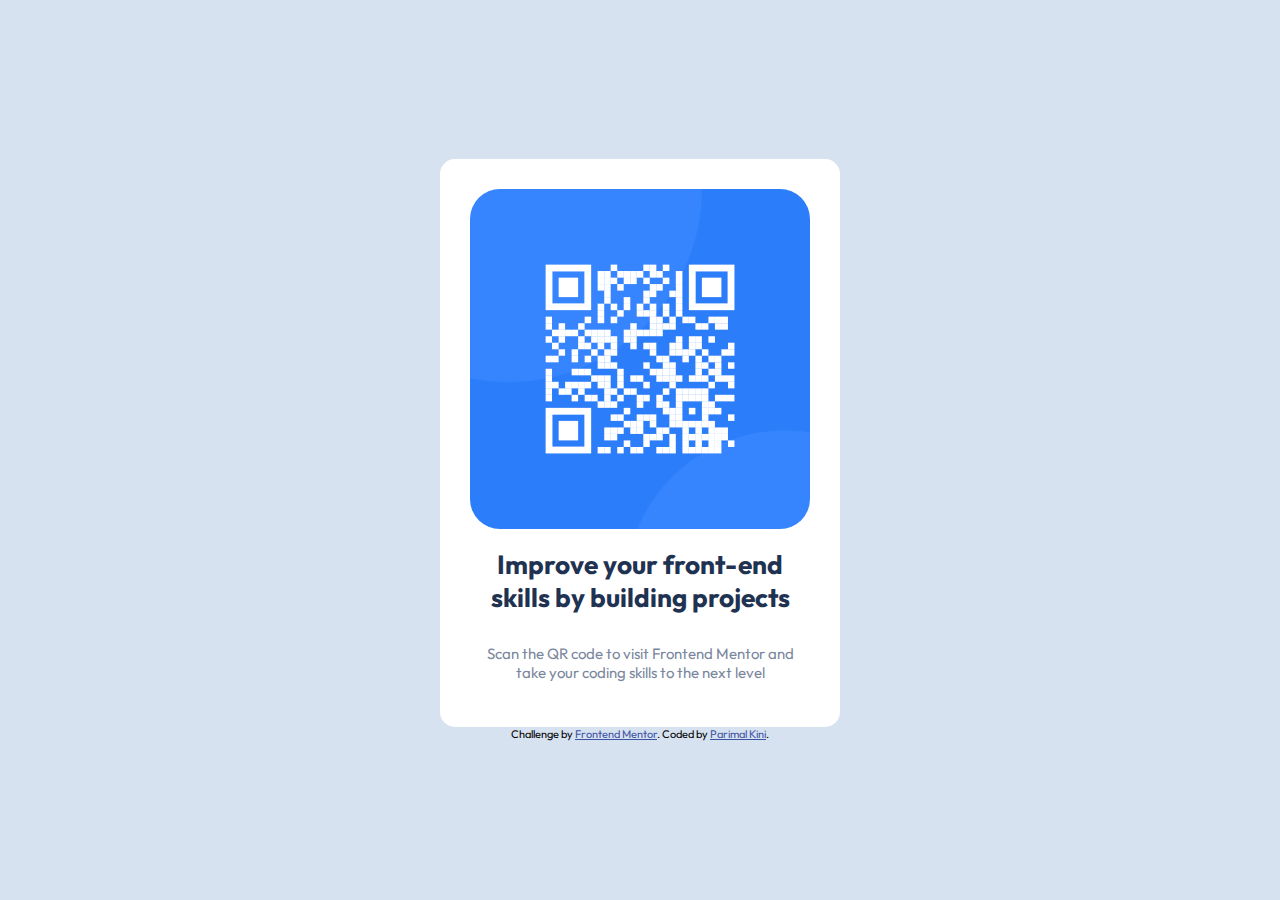
<file: 1-qr-code-component-main/index.html>
<!DOCTYPE html>
<html lang="en">

<head>
  <meta charset="UTF-8">
  <meta name="viewport" content="width=device-width, initial-scale=1.0">
  <!-- displays site properly based on user's device -->

  <link rel="icon" type="image/png" sizes="32x32" href="./images/favicon-32x32.png">

  <title>Frontend Mentor | QR code component</title>
  
  <link rel="stylesheet" href="style.css">
</head>

<body>

  <main role="main">
    <img src="images/image-qr-code.png" alt="QR Code">

    <h1>Improve your front-end skills by building projects</h1>

    <p>Scan the QR code to visit Frontend Mentor and take your coding skills to the next level</p>
  </main>

  <div class="attribution">
    Challenge by <a href="https://www.frontendmentor.io?ref=challenge" target="_blank">Frontend Mentor</a>.
    Coded by <a href="https://github.com/parimal-kini" target="_blank">Parimal Kini</a>.
  </div>
</body>

</html>
</file>
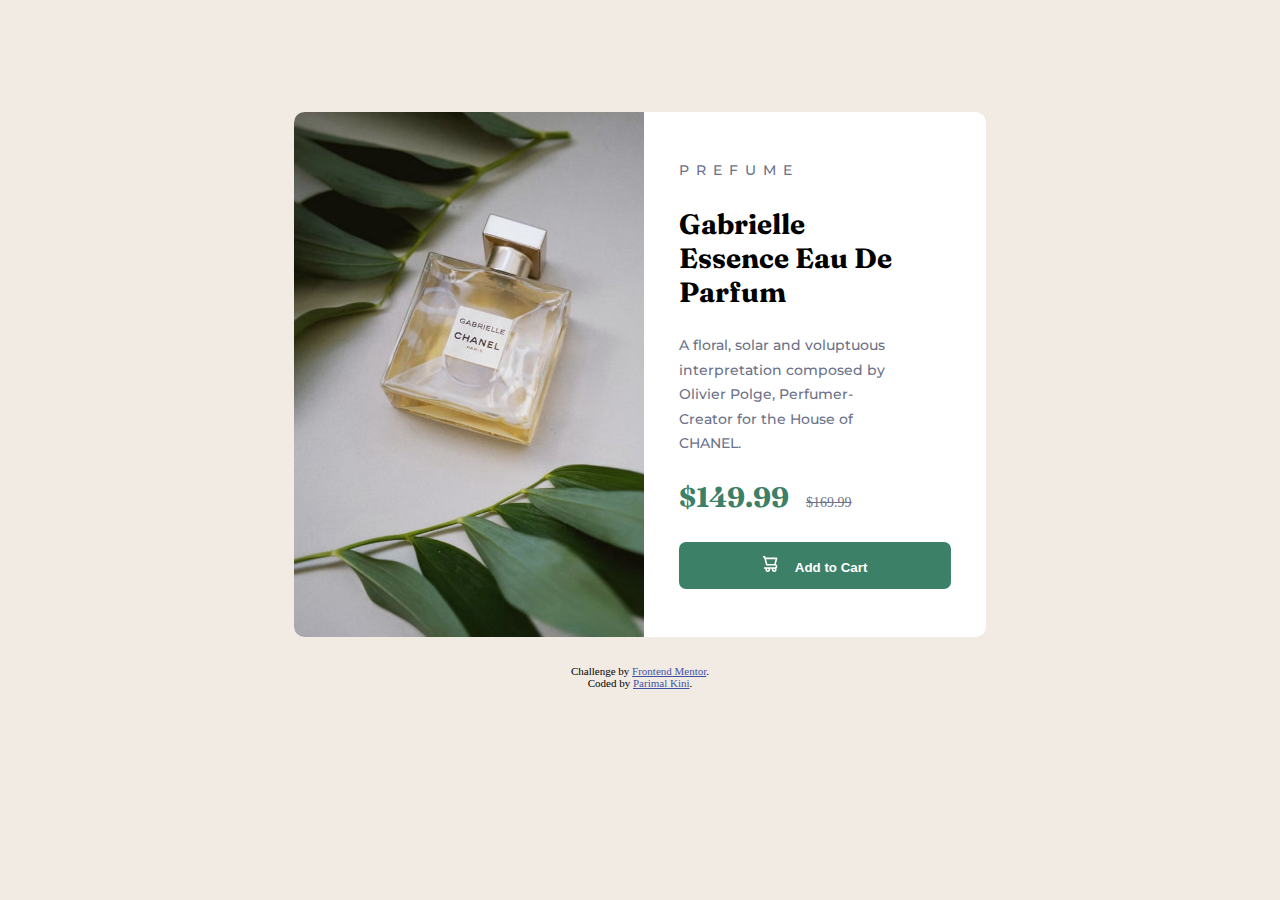
<file: 10-product-preview-card-component-main/index.html>
<!DOCTYPE html>
<html lang="en">

<head>
  <meta charset="UTF-8">
  <meta name="viewport" content="width=device-width, initial-scale=1.0">
  <!-- displays site properly based on user's device -->

  <link rel="icon" type="image/png" sizes="32x32" href="./images/favicon-32x32.png">

  <title>Frontend Mentor | Product preview card component</title>

  <link rel="stylesheet" href="style.css">
</head>

<body>
  <main>
    <div class="img-div one">
      <picture>
        <source 
          media="(min-width: 750px)"
          srcset="images/image-product-desktop.jpg">
        <source 
          media="(min-width: 300px)"
          srcset="images/image-product-mobile.jpg">
        <img 
          src="images/image-product-mobile.jpg" 
          alt="perfume">
      </picture>
    </div>

    <div class="flex-two">
      <div class="desp-div container two">
        <p class="product">Prefume</p>
        <h1>Gabrielle Essence Eau De Parfum</h1>
        <p>A floral, solar and voluptuous interpretation composed by Olivier Polge,
          Perfumer-Creator for the House of CHANEL.</p>
      </div>
  
      <div class="cost-div container three">
        <h1 class="price">$149.99</h1>
        <s>$169.99</s>
        <button> <img class="cart-svg" src="images/icon-cart.svg" alt=""> Add to Cart</button>
      </div>
    </div>
  </main>

  <footer>
    <div class="attribution">
      Challenge by <a href="https://www.frontendmentor.io?ref=challenge" target="_blank">Frontend Mentor</a>.
      <br>Coded by <a href="https://github.com/parimal-kini" target=”_blank”>Parimal Kini</a>.
    </div>
  </footer>
</body>

</html>
</file>
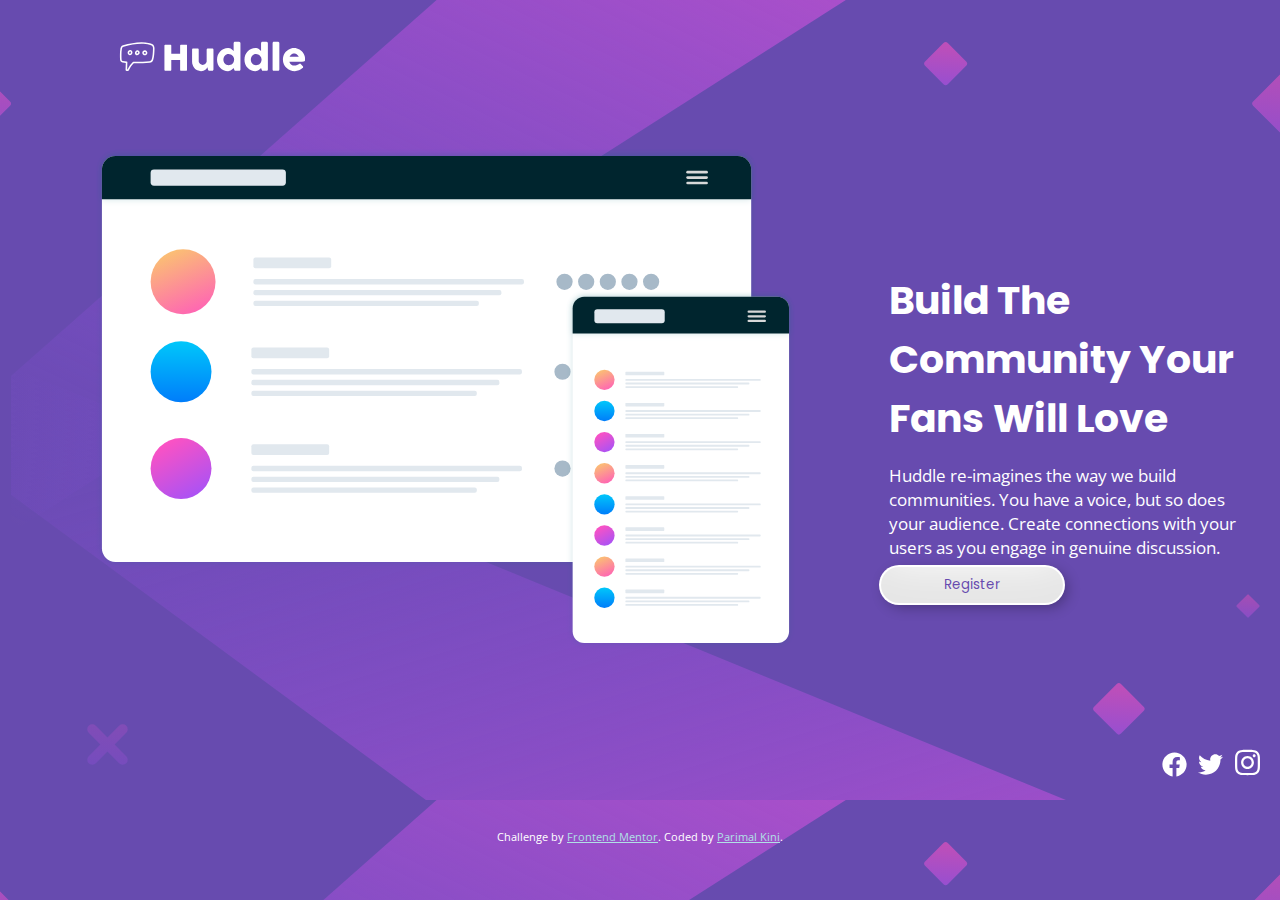
<file: 11-huddle-landing-page-with-single-introductory-section-master/index.html>
<!DOCTYPE html>
<html lang="en">

<head>
  <meta charset="UTF-8">
  <meta name="viewport" content="width=device-width, initial-scale=1.0">
  <!-- displays site properly based on user's device -->

  <link rel="icon" type="image/png" sizes="32x32" href="./images/favicon-32x32.png">

  <title>Frontend Mentor | Huddle landing page with single introductory section</title>

  <link rel="stylesheet" href="style.css">
</head>

<body>
  <main>
    <div class="container">
      <img class="logo" src="images/logo.svg" alt="">
    </div>

    <div class="flex">
      <div class="container">
        <img class="illustration" src="images/illustration-mockups.svg" alt="">
      </div>
      <div class="container description">
        <h1>
          Build The Community Your Fans Will Love
        </h1>
        <p>
          Huddle re-imagines the way we build communities. You have a voice, but so does your audience.
          Create connections with your users as you engage in genuine discussion.
        </p>
        <button>Register</button>
      </div>
    </div>

    <div class="container socials">
      <img src="images/facebook.svg" class="filter" alt="facebook svg">
      <img src="images/twitter.svg" class="filter" alt="twitter svg">
      <img src="images/instagram.svg" class="filter" alt="instagram svg">
    </div>
  </main>


  <footer>
    <p class="attribution">
      Challenge by <a href="https://www.frontendmentor.io?ref=challenge" target="_blank">Frontend Mentor</a>.
      Coded by <a href="https://github.com/parimal-kini" target="_blank">Parimal Kini</a>.
    </p>
  </footer>
</body>

</html>
</file>
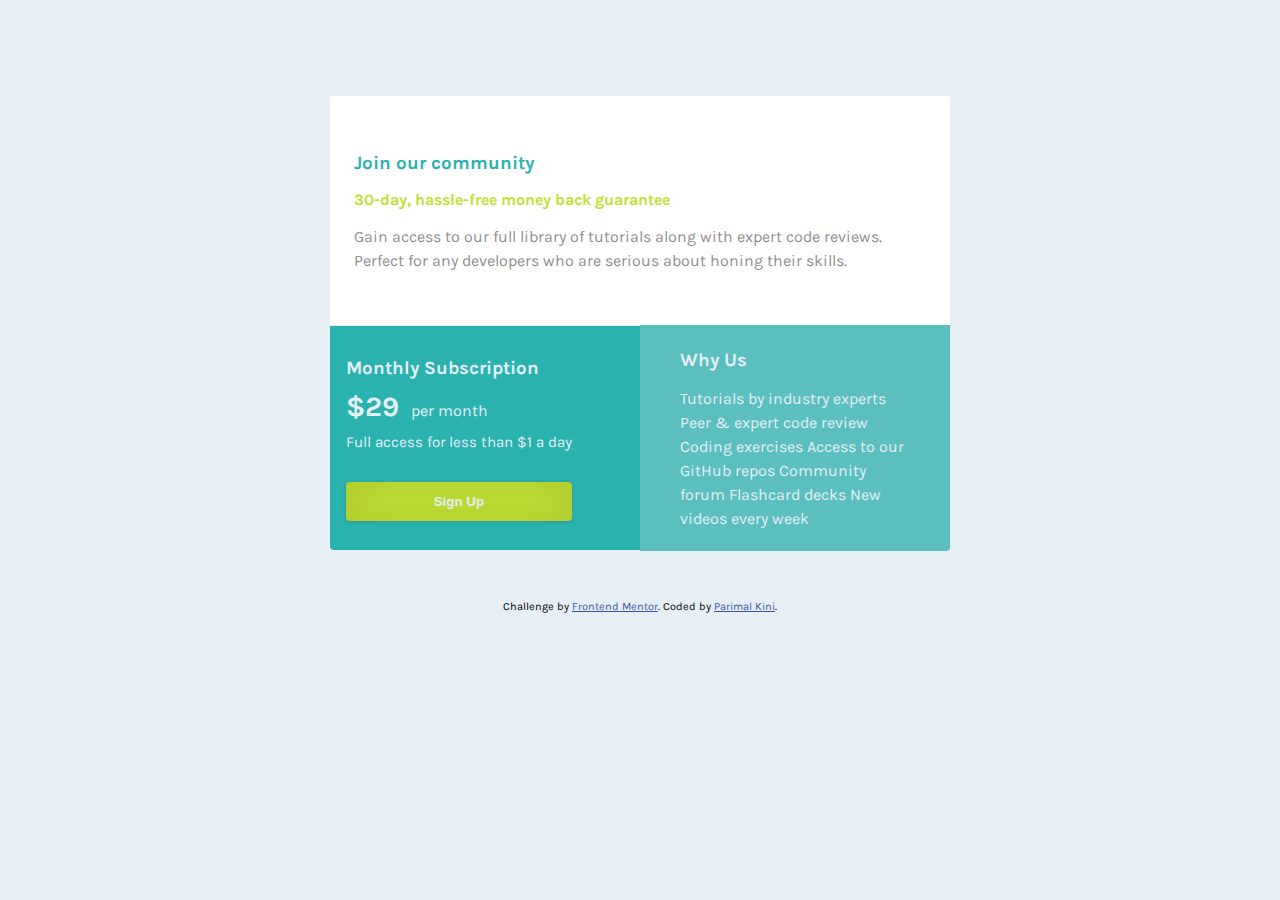
<file: 9-single-price-grid-component-master/index.html>
<!DOCTYPE html>
<html lang="en">

<head>
  <meta charset="UTF-8">
  <meta name="viewport" content="width=device-width, initial-scale=1.0">
  <!-- displays site properly based on user's device -->

  <link rel="icon" type="image/png" sizes="32x32" href="./images/favicon-32x32.png">

  <title>Frontend Mentor | Single Price Grid Component</title>

  <!-- Feel free to remove these styles or customise in your own stylesheet 👍 -->
  <style>
    .attribution {
      font-size: 11px;
      text-align: center;
    }

    .attribution a {
      color: hsl(228, 45%, 44%);
    }
  </style>
  <link rel="stylesheet" href="style.css">
</head>

<body>
  <div class="card one">
    <h3>Join our community</h3>
    <h4>30-day, hassle-free money back guarantee</h4>
    <p>Gain access to our full library of tutorials along with expert code reviews. Perfect for any developers who are
      serious about honing their skills.</p>
  </div>


  <div class="card two">
    <h3>Monthly Subscription</h3>
    <p class="pricing"><span>&dollar;29</span> per month</p>
    <p class="test">Full access for less than &dollar;1 a day</p>
    <button>Sign Up</button>
  </div>


  <div class="card three">
    <h3>Why Us</h3>
    <p>
      Tutorials by industry experts
      Peer &amp; expert code review
      Coding exercises
      Access to our GitHub repos
      Community forum
      Flashcard decks
      New videos every week
    </p>
  </div>

  <footer>
    <p class="attribution">
      Challenge by <a href="https://www.frontendmentor.io?ref=challenge" target="_blank">Frontend Mentor</a>.
      Coded by <a href="https://github.com/parimal-kini">Parimal Kini</a>.
    </p>
  </footer>
</body>

</html>
</file>
<file: 1-qr-code-component-main/style.css>
@import url('https://fonts.googleapis.com/css2?family=Outfit:wght@400;700&display=swap');

*,
*::before,
*::after {
    box-sizing: border-box;
    margin: 0;
    padding: 0;
}

:root {
    --White: hsl(0, 0%, 100%);
    --Light-gray: hsl(212, 45%, 89%);
    --Grayish-blue: hsl(220, 15%, 55%);
    --Dark-blue: hsl(218, 44%, 22%);
    font-size: 15px;
    font-family: 'Outfit', sans-serif;
}

body {
    background: var(--Light-gray);
    display: flex;
    flex-direction: column;
    align-items: center;
    justify-content: center;
    height: 100vh;
}

main {
    border-radius: 1rem;
    width: 90%;
    max-width: 400px;
    background: var(--White);
    text-align: center;
    padding: 2rem;
}

main img {
    width: 100%;
    max-width: 100%;
    border-radius: 2rem;
}

h1 {
    color: var(--Dark-blue);
    font-size: 1.75rem;
    padding: 1rem;
}

p {
    color: var(--Grayish-blue);
    font-size: 1rem;
    padding: 1rem;
}

.attribution {
  font-size: 11px;
  text-align: center;
}

.attribution a {
  color: hsl(228, 45%, 44%);
}
</file>
<file: 10-product-preview-card-component-main/style.css>
@import url('https://fonts.googleapis.com/css2?family=Fraunces:opsz,wght@9..144,700&family=Montserrat:wght@500;700&display=swap');

*,
*::before,
*::after {
    box-sizing: border-box;
    margin: 0;
    padding: 0;
}

:root {
    /* ### Primary */
    --Dark-cyan: hsl(158, 36%, 37%);
    --Cream: hsl(30, 38%, 92%);

    /* ### Neutral */
    --Very-dark-blue: hsl(212, 21%, 14%);
    --Dark-grayish-blue: hsl(228, 12%, 48%);
    --White: hsl(0, 0%, 100%);
    font-size: 14px;
}

body{
    background-color: var(--Cream);
    display: flex;
    flex-direction: column;
    align-items: center;
    justify-content: center;
}

p{
    color: var(--Dark-grayish-blue);
    font-family: Montserrat;
    font-weight: 500;
    margin: 1rem 0;
    line-height: 1.75;
}

h1{
    display: inline-block;
    font-family: Fraunces;
    font-weight: 700;
}

main{
    background: var(--White);
    max-width: 350px;
    margin-top: 8rem;
    border-radius: .75rem;
}

button{
    display: block;
    padding: 1rem 7rem;
    font-weight: 700;
    background: var(--Dark-cyan);
    color: var(--White);
    border: none;
    border-radius: .5rem;
    margin: 1rem auto 0 auto;
}
.cart-svg{
    margin-right: 1rem;
}

.product{
    text-transform: uppercase;
    letter-spacing: .5rem;
}

.img-div img{
    width: 350px;
    border-top-left-radius: 0.75rem;
    border-top-right-radius: 0.75rem;
}

.container{
    margin: 1.5rem;
}

.price{
    color: var(--Dark-cyan);
    margin-right: 1rem;
}

s{
    display: inline;
    color: var(--Dark-grayish-blue);
    padding-bottom: 1rem;
}

footer{
    margin: 2rem;
}
.attribution {
    font-size: 11px;
    text-align: center;
}

.attribution a {
    color: hsl(228, 45%, 44%);
}

@media(min-width : 750px){
    main{
        max-width: 700px;
        height: 525px;
        display: flex;
    }

    p{
        line-height: 1.75;
        margin: 1.75rem 0;
    }

    button{
        padding: 1rem 6rem;
        margin-top: 2rem;
    }

    .one img{
        border-radius: .75rem 0 0 .75rem;
    }

    .desp-div{
        max-width: 220px;
    }

    .flex-two{
        padding: 1.5rem 1rem;
    }
}
</file>
<file: 11-huddle-landing-page-with-single-introductory-section-master/style.css>
@import url('https://fonts.googleapis.com/css2?family=Open+Sans&family=Poppins:wght@400;600&display=swap');

*,
*::before,
*::after {
    box-sizing: border-box;
    margin: 0;
    padding: 0;
}

:root {
    --Violet: hsl(257, 40%, 49%);
    --Soft-Magenta: #e882e8;
    font-size: 15.75px;
}

body {
    background: url(images/bg-mobile.svg) no-repeat center center fixed;
    background-position: 50% 0%;
    background-color: var(--Violet);
    color: white;
    font-family: Open Sans;
    padding: 1rem;
    /* align-items: center; */
}

.container {
    max-width: 300px;
    margin: auto;
    /* padding: auto; */
    /* border: solid 1px yellow; */
}

.logo {
    width: 120px;
    margin: 1rem;
    /* border: solid 1px powderblue; */
}

.illustration {
    width: 300px;
    margin: 3rem 0;
    /* border: solid 1px powderblue; */
}

.description {
    text-align: center;
    /* margin: .5rem 0; */
    /* border: solid 1px red; */
}

.description h1 {
    font-family: Poppins;
    font-weight: 700;
    font-size: 1.5rem;
    /* border: solid 1px powderblue; */
}

.description p {
    margin: 1rem 0;
    font-weight: 400;
    /* border: solid 1px powderblue; */
}

button {
    font-family: Poppins;
    font-weight: 400;
    padding: .5rem 4rem;
    background-color: rgb(255, 255, 255);
    color: var(--Violet);
    border: none;
    border-radius: 5rem;
    margin: .5rem;
    box-shadow: inset 0 -3em 3em rgba(0, 0, 0, 0.1), 0 0 0 2px rgb(255, 255, 255),
        0.3em 0.3em 1em rgba(0, 0, 0, 0.3);
}

.socials {
    text-align: center;
    /* border: solid 1px skyblue; */
}

.socials img {
    width: 25px;
    margin: 3rem .25rem;
}

.filter {
    filter: invert(99%) sepia(21%) saturate(0%) hue-rotate(65deg) brightness(110%) contrast(100%);
}


.attribution {
    font-size: 11px;
    text-align: center;
}

.attribution a {
    color: powderblue;
}

@media(min-width: 1200px) {
    .flex {
        display: flex;
        flex-direction: row;
    }

    body {
        background: url(images/bg-desktop.svg);
        background-position: -30% 0%;
        background-color: var(--Violet);
    }

    .container {
        max-width: 700px;
        margin-left: 5rem;
    }

    .logo {
        width: 200px;
    }

    .illustration {
        width: 700px;
    }
    
    .description{
        max-width: 500px;
        text-align: left;
    }
    .description h1{
        font-size: 2.5rem;
        margin: 5rem 0 0 1rem;
    }
    .description p{
        font-size: 1.1rem;
        margin: 1rem 0 0 1rem;
    }

    button:hover {
        background-color: var(--Soft-Magenta);
        color: white;
        box-shadow: inset 0 -3em 3em rgba(0, 0, 0, 0.1), 0 0 0 2px hsl(300, 69%, 71%),
            0.3em 0.3em 1em rgba(0, 0, 0, 0.3);
    }

    .socials{
        margin-left: 40rem;
        text-align: right;
    }
    .filter:hover{
        filter: invert(91%) sepia(15%) saturate(7467%) hue-rotate(249deg) brightness(93%) contrast(95%);
    }
}
</file>
<file: 9-single-price-grid-component-master/style.css>
@import url('https://fonts.googleapis.com/css2?family=Karla:wght@400;700&display=swap');

*,
*::before,
*::after {
    margin: 0;
    padding: 0;
    box-sizing: border-box;
}

:root {
    /* ### Primary */
    --Cyan: hsl(179, 62%, 43%);
    --Light-Cyan: hsl(179, 44%, 55%);
    --Bright-Yellow: hsl(71, 73%, 54%);
    /* ### Neutral */
    --Light-Gray: hsl(204, 43%, 93%);
    --Grayish-Blue: hsl(218, 22%, 67%);
    /* ### Body Copy */
    font-family: Karla;
    font-size: 16px;
}

html, body{
    background-color: var(--Light-Gray);
    display: flex;
    flex-direction: column;
    align-items: center;
    justify-content: center;
    max-width: 100%;
    overflow-x: hidden;
    /* max-height: 100%;
    overflow-y: hidden; */
}

h3 {
    margin: 1rem 0rem;
    font-weight: 700;
}

p {
    line-height: 1.5em;
    font-weight: 400;
    margin-bottom: .75rem;
}

button{
    background-color: var(--Bright-Yellow);
    border: none;
    padding: .75rem 5.5rem;
    border-radius: .25rem;
    color: var(--Light-Gray);
    margin: 1rem 0rem .85rem 0rem;
    font-weight: 700;
    box-shadow:0 1px 4px rgba(91, 91, 91, 0.3), 0 0 40px rgba(0, 0, 0, 0.1) inset;
}

.card {
    max-width: 310px;
    padding: .5rem 2.5rem;
    color: var(--Light-Gray);
}

.one{
    background-color: white;
    color: rgb(143, 143, 143);
    border-top-left-radius: .25rem;
    border-top-right-radius: .25rem;
    margin-top: 3rem;

}
.one h3{
    color: var(--Cyan);
}
.one h4{
    color: var(--Bright-Yellow);
    margin-bottom: 1rem;
}

.two{
    background-color: var(--Cyan);
}
.two p span{
    font-size: 1.75rem;
    font-weight: 700;
    margin-right: .5rem;
}
.pricing{
    margin-bottom: 0.5rem;
}
.test{
    width: 310rem;
    font-size: .95rem;
}

.three{
    background-color: var(--Light-Cyan);
    border-bottom-left-radius: .25rem;
    border-bottom-right-radius: .25rem;
}

footer{
    margin: 3rem;
}

@media (min-width: 850px){
    body{
        display: grid;
        grid-template-columns: repeat(2, 1fr);
        margin: 3rem 0px;
        padding: 0;
    }

    .one{
        grid-column-start: 1;
        grid-column-end: 3;
        max-width: 620px;
        padding: 2.5rem 1.5rem;
    }

    .two{
        padding: .98rem;
        border-bottom-left-radius: .25rem;
    }

    .three{
        border-bottom-left-radius: 0;
    }

    footer{
        grid-column-start: 1;
        grid-column-end: 3;
    }
}
</file>
